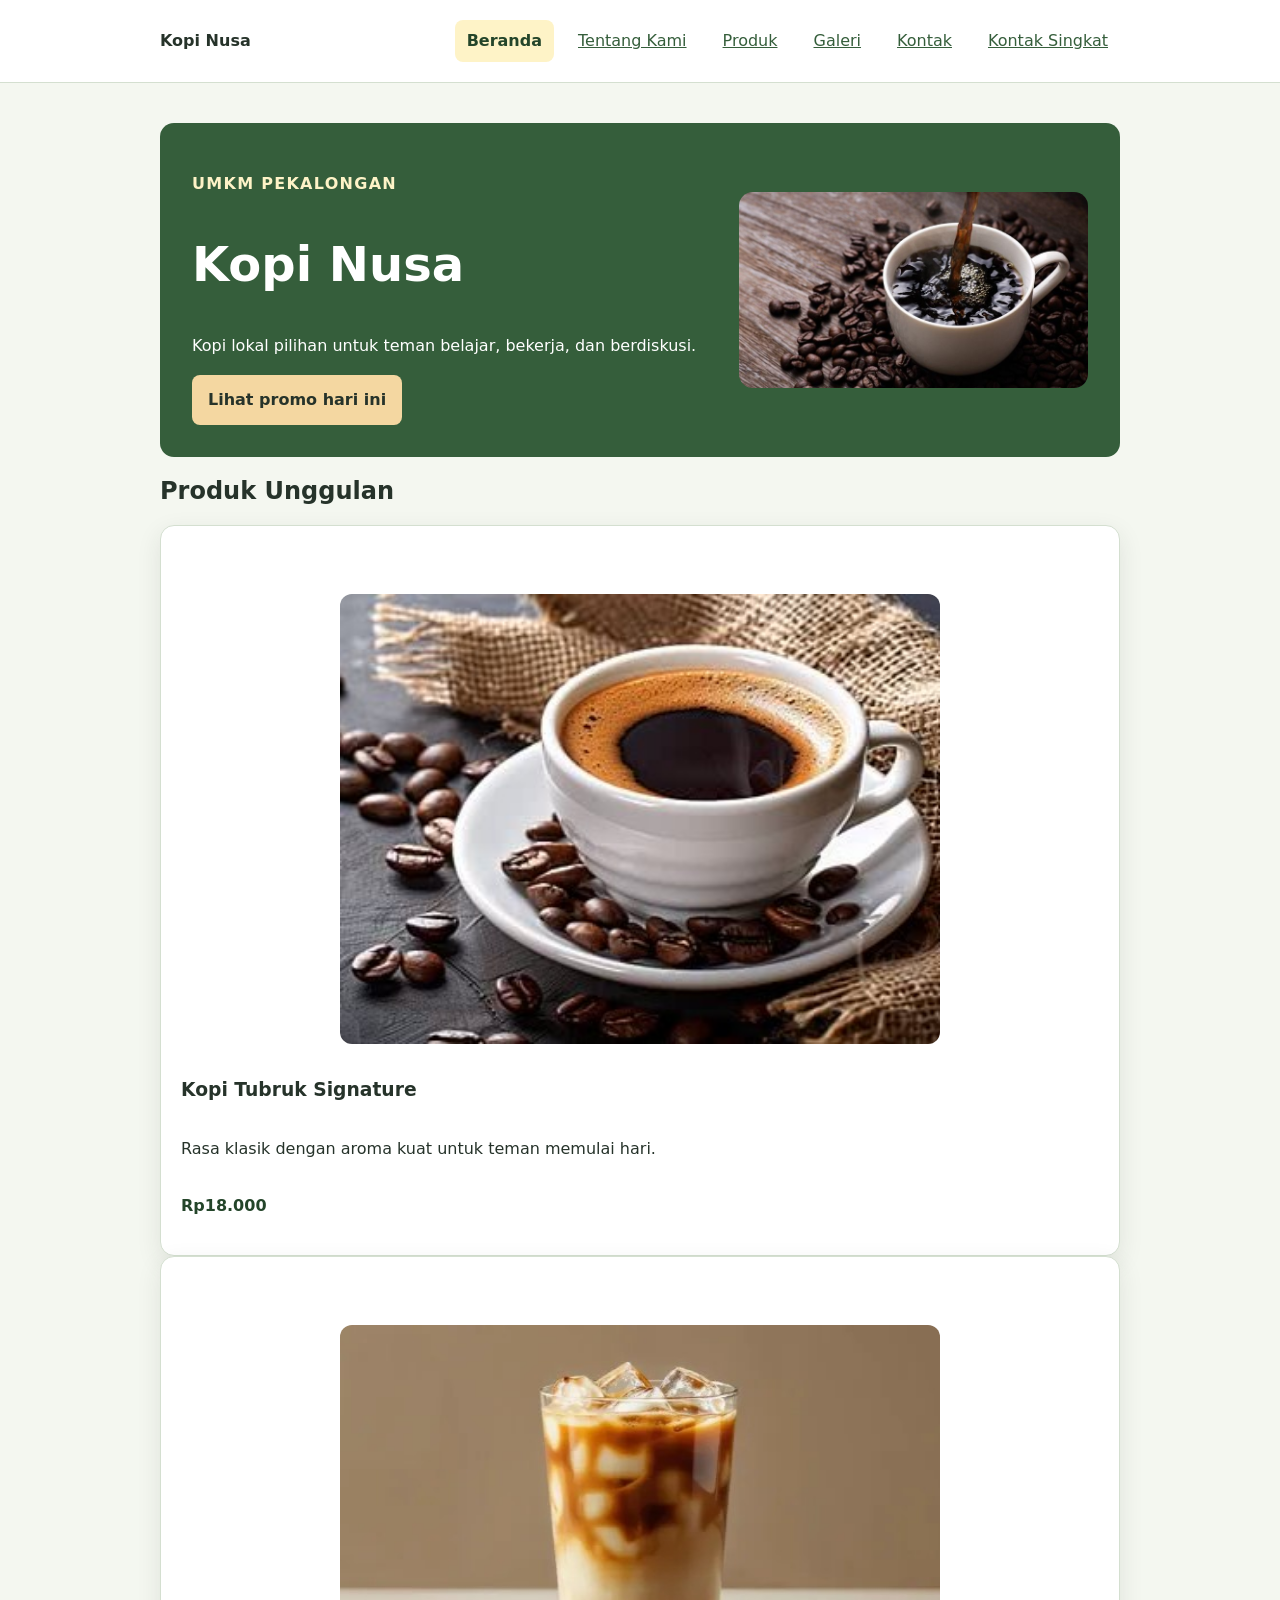
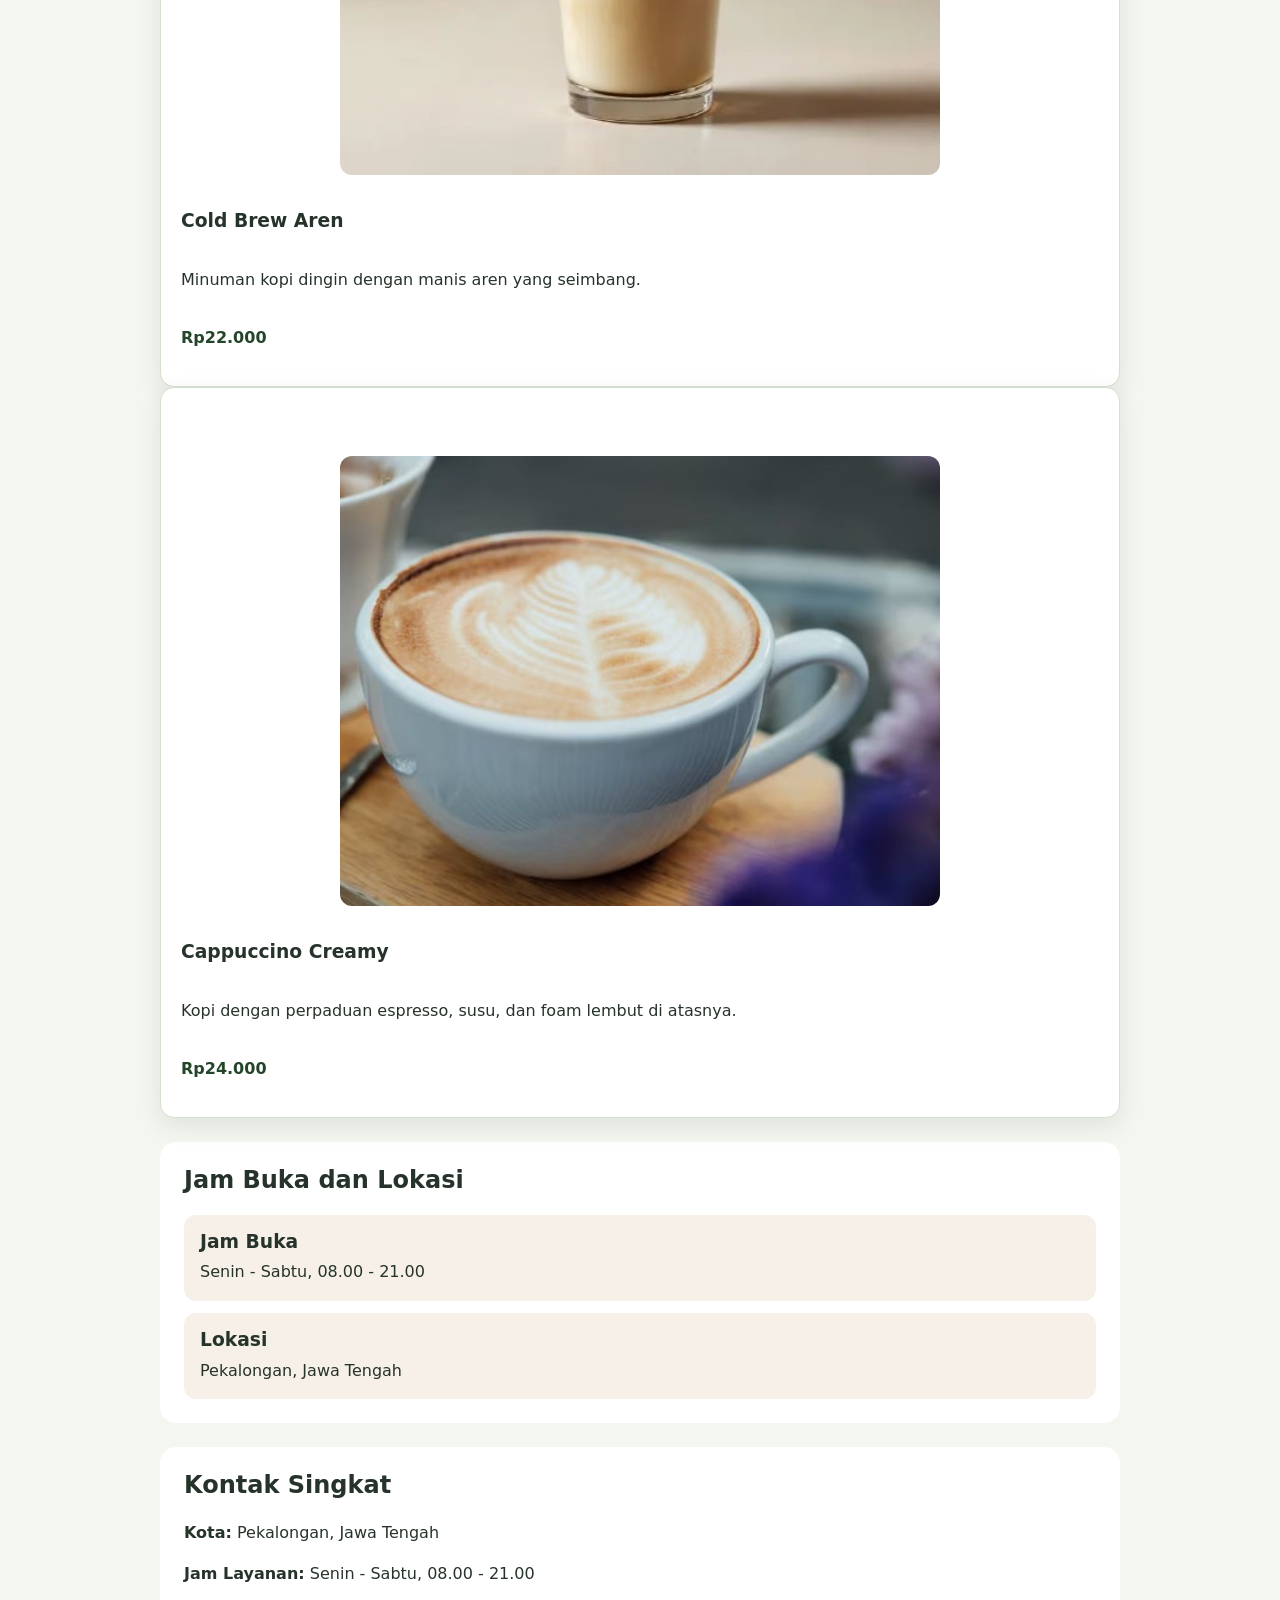
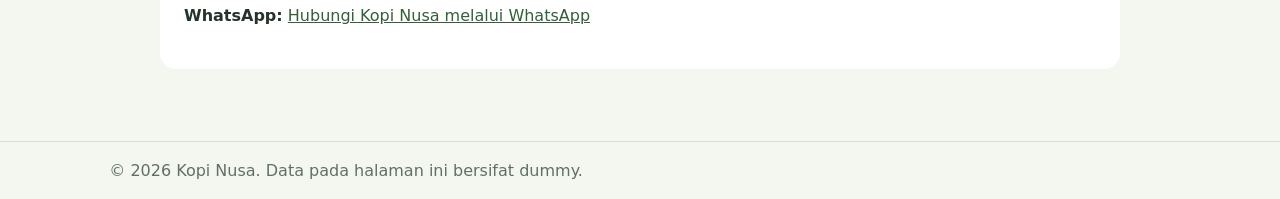
<file: index.html>
<!doctype html>
<html lang="id">
  <head>
    <meta charset="utf-8" />
    <meta name="viewport" content="width=device-width, initial-scale=1" />
    <title>Kopi Nusa - Website UMKM</title>
    <link rel="stylesheet" href="css/style.css" />
    <script src="js/app.js" defer></script>
  </head>

  <body>
    <a class="skip-link" href="#konten">Lewati ke konten utama</a>

    <header class="site-header">
      <nav class="nav" aria-label="Navigasi utama">
        <a class="brand" href="index.html">Kopi Nusa</a>

        <button
          class="nav-toggle"
          id="navToggle"
          type="button"
          aria-label="Buka menu navigasi"
          aria-expanded="false"
          aria-controls="navMenu"
        >
          <span></span>
          <span></span>
          <span></span>
        </button>

        <ul class="nav-menu" id="navMenu">
          <li><a aria-current="page" href="index.html">Beranda</a></li>
          <li><a href="tentang.html">Tentang Kami</a></li>
          <li><a href="produk.html">Produk</a></li>
          <li><a href="galeri.html">Galeri</a></li>
          <li><a href="kontak.html">Kontak</a></li>
          <li><a href="#kontak">Kontak Singkat</a></li>
        </ul>
      </nav>
    </header>

    <main id="konten" class="page">
      <section class="hero" aria-labelledby="hero-title">
       <div class="hero-content">
         <p class="eyebrow">UMKM Pekalongan</p>
         <h1 id="hero-title">Kopi Nusa</h1>
         <p>Kopi lokal pilihan untuk teman belajar, bekerja, dan berdiskusi.</p>
         <button id="promoButton" type="button">Lihat promo hari ini</button>
       </div>

      <img
        class="hero-image"
        src="assets/images/etalase-kopi916.jpeg"
        width="724"
        height="407"
        alt="Etalase Kopi Nusa berisi kemasan kopi lokal"
      />
      </section>


      <section aria-labelledby="produk-title">
        <h2 id="produk-title">Produk Unggulan</h2>

        <div class="product-list">
  <article class="product-card">
  <img
    src="assets/images/tubruk-signature-kopi43.jpg"
    width="347"
    height="260"
    alt="Kopi Tubruk Signature"
  />
  <h3>Kopi Tubruk Signature</h3>
    <p>Rasa klasik dengan aroma kuat untuk teman memulai hari.</p>
    <p class="price">Rp18.000</p>
  </article>

  <article class="product-card">
  <img
    src="assets/images/coldbrew-aren-kopi43.jpg"
    width="533"
    height="400"
    alt="Cold Brew Aren"
  />
  <h3>Cold Brew Aren</h3>
    <p>Minuman kopi dingin dengan manis aren yang seimbang.</p>
    <p class="price">Rp22.000</p>
  </article>

  <article class="product-card">
  <img
    src="assets/images/capcream-kopi43.jpg"
    width="791"
    height="593"
    alt="Cappuccino Creamy"
  />
  <h3>Cappuccino Creamy</h3>
    <p>Kopi dengan perpaduan espresso, susu, dan foam lembut di atasnya.</p>
    <p class="price">Rp24.000</p>
  </article>
</div>
      </section>

      <section class="info" aria-labelledby="info-title">
  <h2 id="info-title">Jam Buka dan Lokasi</h2>

  <div class="info-item">
    <h3>Jam Buka</h3>
    <p>Senin - Sabtu, 08.00 - 21.00</p>
  </div>

  <div class="info-item">
    <h3>Lokasi</h3>
    <p>Pekalongan, Jawa Tengah</p>
  </div>
</section>
          
<section class="info" id="kontak" aria-labelledby="kontak-title">
  <h2 id="kontak-title">Kontak Singkat</h2>

  <p><strong>Kota:</strong> Pekalongan, Jawa Tengah</p>
  <p><strong>Jam Layanan:</strong> Senin - Sabtu, 08.00 - 21.00</p>
  <p>
    <strong>WhatsApp:</strong>
    <a href="https://wa.me/6282313833193">
      Hubungi Kopi Nusa melalui WhatsApp
    </a>
  </p>
      </section>
    </main>

    <footer class="site-footer">
      <p>&copy; 2026 Kopi Nusa. Data pada halaman ini bersifat dummy.</p>
    </footer>

    <script src="js/script.js"></script>
  </body>
</html>
</file>
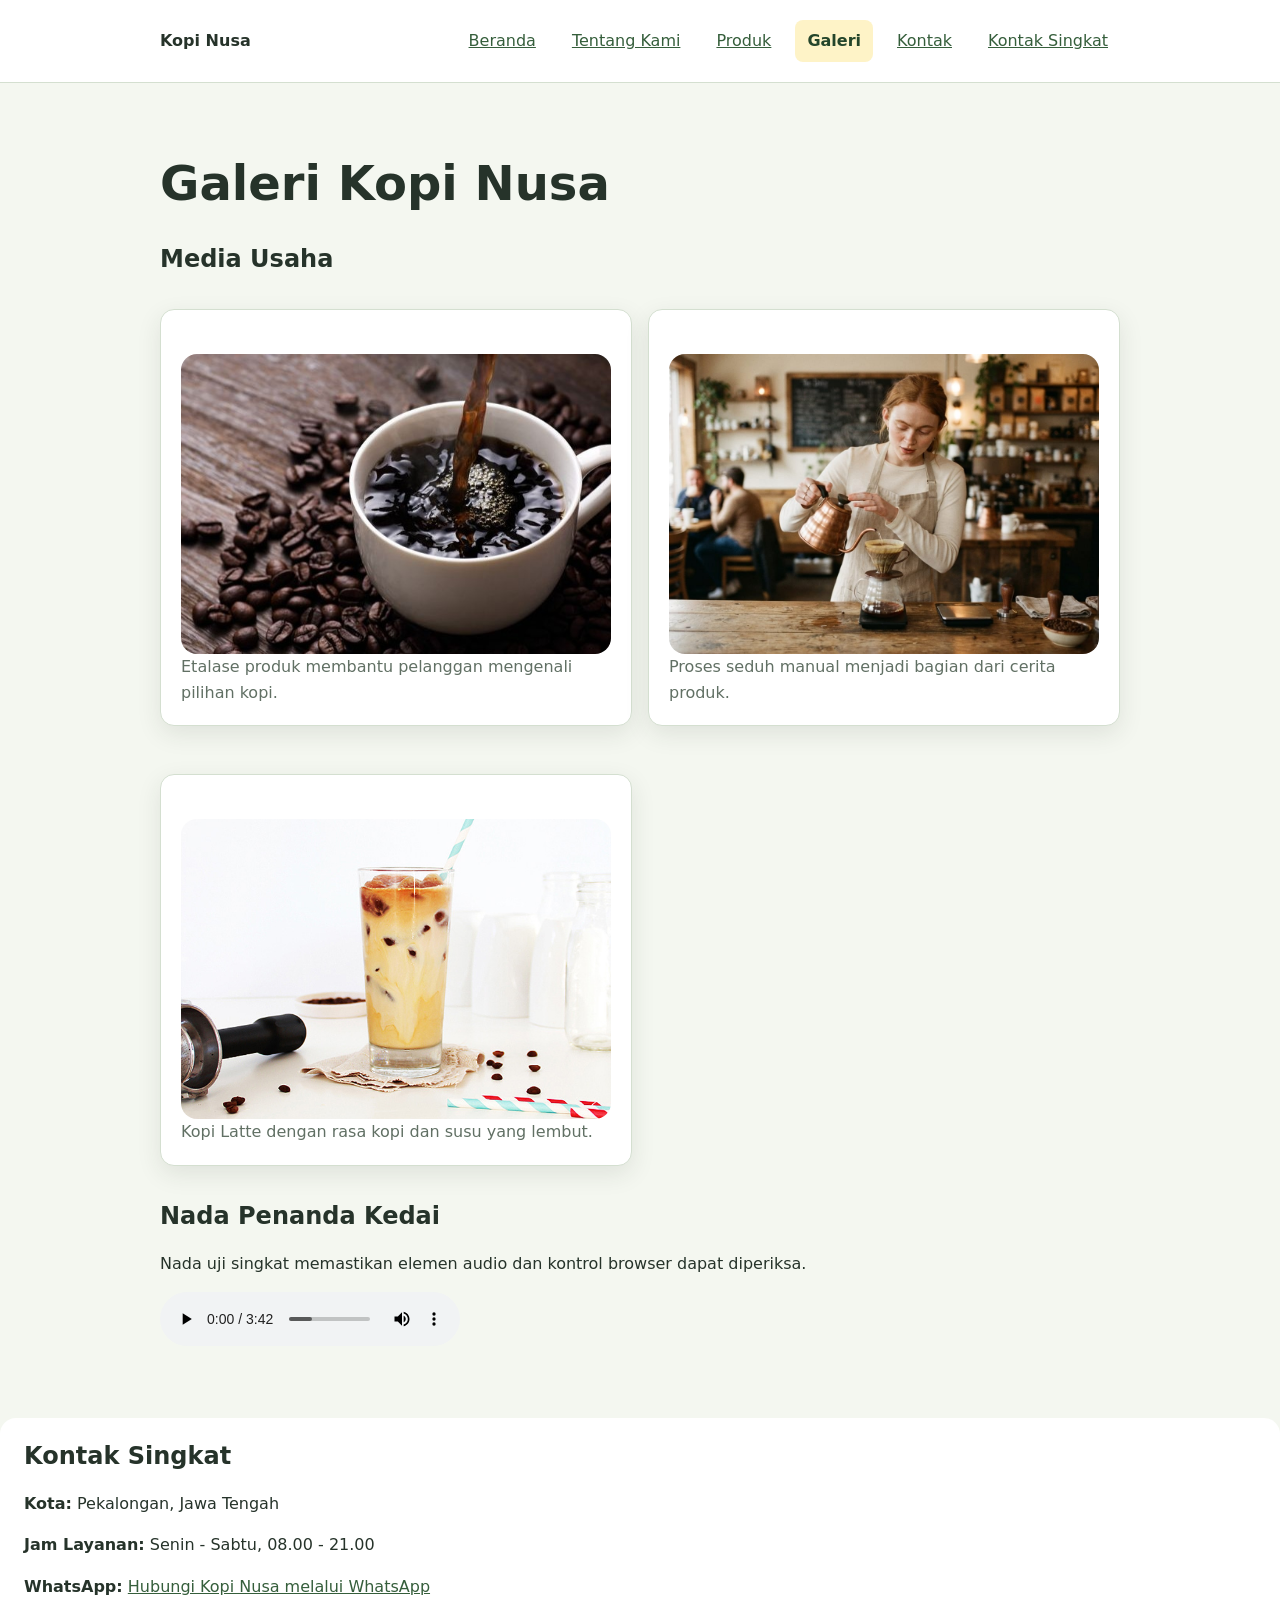
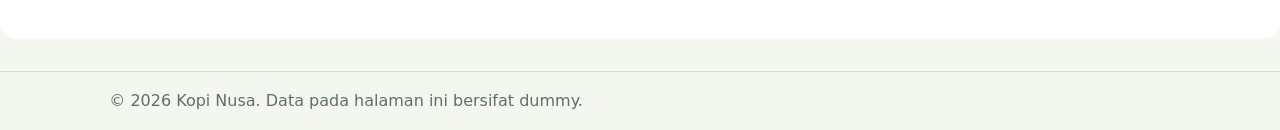
<file: galeri.html>
<!doctype html>
<html lang="id">
  <head>
    <meta charset="utf-8" />
    <meta name="viewport" content="width=device-width, initial-scale=1" />
    <title>Galeri Kopi Nusa - Website UMKM</title>
    <link rel="stylesheet" href="css/style.css" />
    <script src="js/app.js" defer></script>
  </head>

  <body>
    <a class="skip-link" href="#konten">Lewati ke konten utama</a>

    <header class="site-header">      
      <nav class="nav" aria-label="Navigasi utama">
        <a class="brand" href="index.html">Kopi Nusa</a>

        <button
          class="nav-toggle"
          id="navToggle"
          type="button"
          aria-label="Buka menu navigasi"
          aria-expanded="false"
          aria-controls="navMenu"
        >
          <span></span>
          <span></span>
          <span></span>
        </button>

        <ul class="nav-menu" id="navMenu">
          <li><a href="index.html">Beranda</a></li>
          <li><a href="tentang.html">Tentang Kami</a></li>
          <li><a href="produk.html">Produk</a></li>
          <li><a aria-current="page" href="galeri.html">Galeri</a></li>
          <li><a href="kontak.html">Kontak</a></li>
          <li><a href="index.html#kontak">Kontak Singkat</a></li>
        </ul>
      </nav>
    </header>

    <main id="konten" class="page">
      <h1>Galeri Kopi Nusa</h1>

      <section aria-labelledby="media-title">
        <h2 id="media-title">Media Usaha</h2>

        <div class="gallery-grid">
          <figure class="media-card">
            <img
              src="assets/images/etalase-kopi916.jpeg"
                width="724"
                height="407"
                loading="lazy"
              alt="Etalase Kopi Nusa berisi kemasan kopi lokal"
            />
            <figcaption>
              Etalase produk membantu pelanggan mengenali pilihan kopi.
            </figcaption>
          </figure>

          <figure class="media-card">
            <img
            src="assets/images/proses-seduh.jpeg"
              width="1376"
              height="768"
              loading="lazy"
            alt="Barista menuang air panas ke dripper kopi"
            />
            <figcaption>
              Proses seduh manual menjadi bagian dari cerita produk.
            </figcaption>
          </figure>

          <figure class="media-card">
          <img
            src="assets/images/kopi-latte.jpg"
              width="689"
              height="551"
              loading="lazy"
            alt="Kopi latte dalam botol"
            />
            <figcaption>
            Kopi Latte dengan rasa kopi dan susu yang lembut.
          </figcaption>
          </figure>
        </div>
      </section>

            <section aria-labelledby="audio-title">
        <h2 id="audio-title">Nada Penanda Kedai</h2>

        <p id="audio-note">
          Nada uji singkat memastikan elemen audio dan kontrol browser dapat diperiksa.
        </p>

        <audio
        controls
         aria-describedby="audio-note"
         src="assets/audio/audio-kopi.mp3"
        >
        Browser Anda tidak mendukung pemutar audio.
        </audio>
      </section>
    </main>

    <section class="info" id="kontak" aria-labelledby="kontak-title">
  <h2 id="kontak-title">Kontak Singkat</h2>

  <p><strong>Kota:</strong> Pekalongan, Jawa Tengah</p>
  <p><strong>Jam Layanan:</strong> Senin - Sabtu, 08.00 - 21.00</p>
  <p>
    <strong>WhatsApp:</strong>
    <a href="https://wa.me/6281234567890">
      Hubungi Kopi Nusa melalui WhatsApp
    </a>
  </p>
</section>

    <footer class="site-footer">
      <p>&copy; 2026 Kopi Nusa. Data pada halaman ini bersifat dummy.</p>
    </footer>
    <script src="js/script.js"></script>
  </body>
</html>
</file>
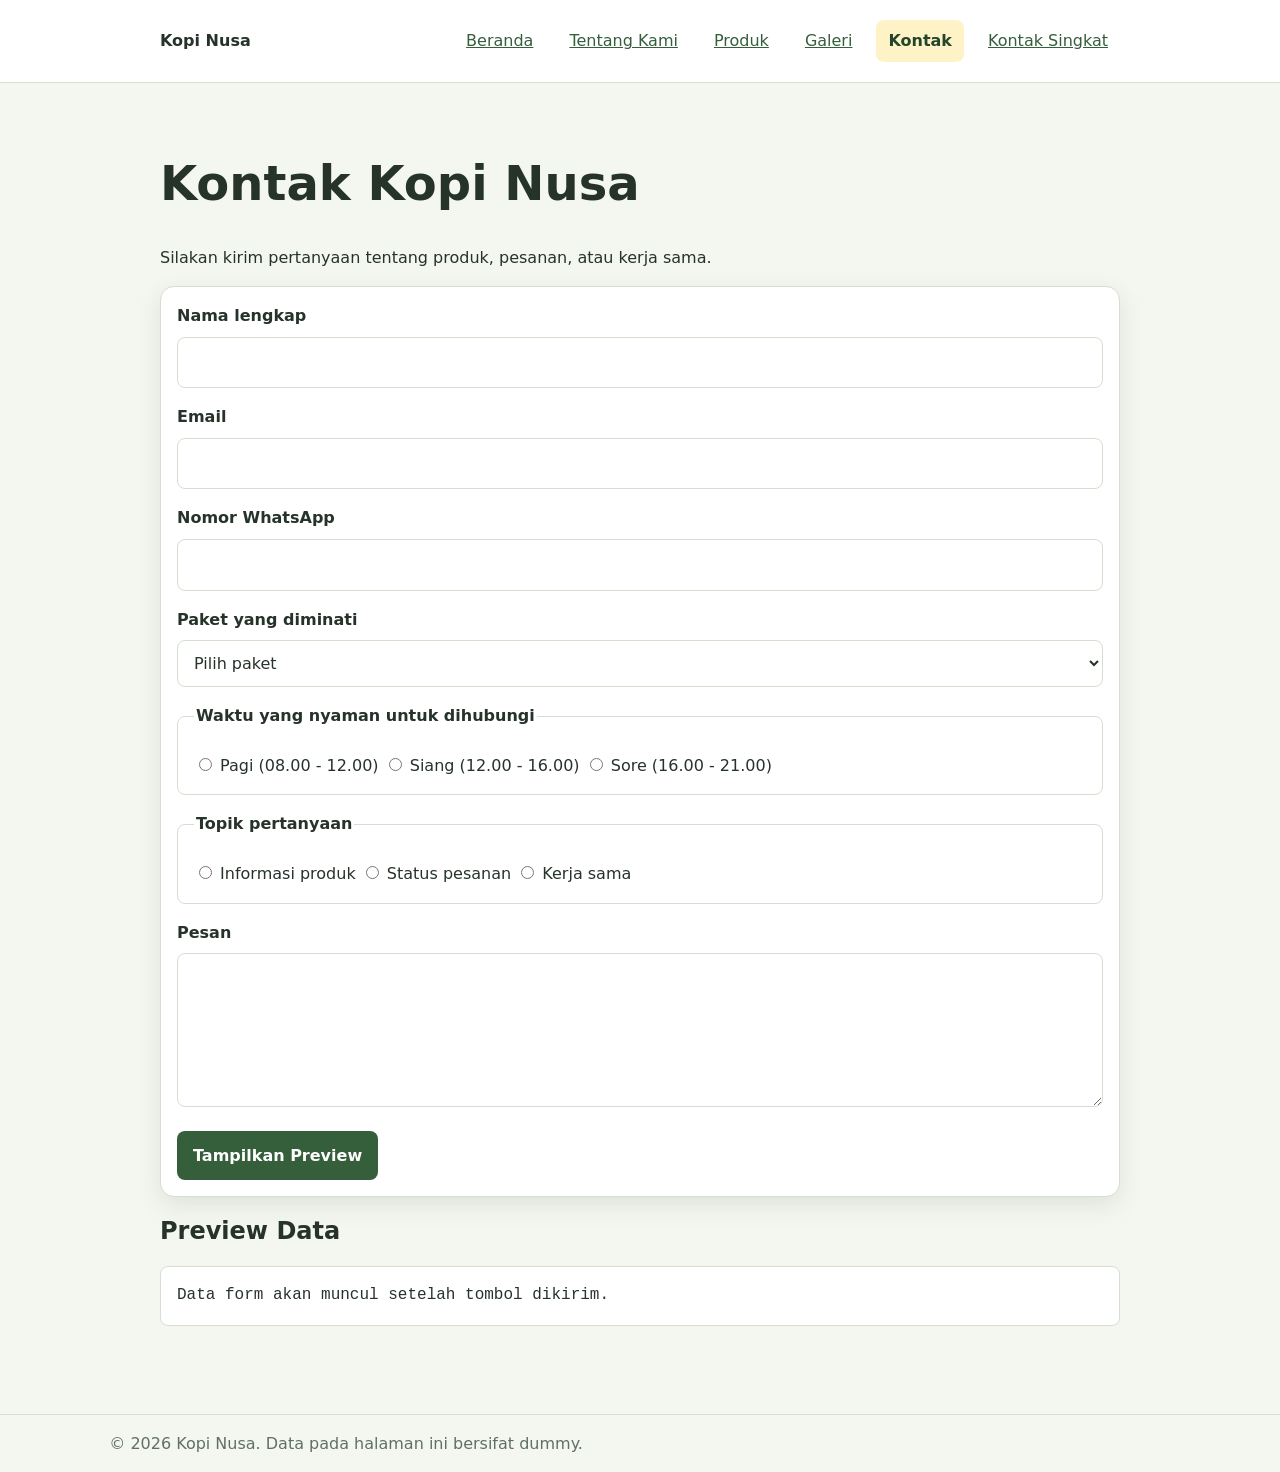
<file: kontak.html>
<!doctype html>
<html lang="id">
  <head>
    <meta charset="utf-8" />
    <meta name="viewport" content="width=device-width, initial-scale=1" />
    <title>Kontak Kopi Nusa - Website UMKM</title>
    <link rel="stylesheet" href="css/style.css" />
    <script src="js/form.js" defer></script>
    <script src="js/app.js" defer></script>
  </head>
  <body>
    <a class="skip-link" href="#konten">Lewati ke konten utama</a>
    <header class="site-header">     
      <nav class="nav" aria-label="Navigasi utama">
        <a class="brand" href="index.html">Kopi Nusa</a>

        <button
          class="nav-toggle"
          id="navToggle"
          type="button"
          aria-label="Buka menu navigasi"
          aria-expanded="false"
          aria-controls="navMenu"
        >
          <span></span>
          <span></span>
          <span></span>
        </button>

        <ul class="nav-menu" id="navMenu">
          <li><a href="index.html">Beranda</a></li>
          <li><a href="tentang.html">Tentang Kami</a></li>
          <li><a href="produk.html">Produk</a></li>
          <li><a href="galeri.html">Galeri</a></li>
          <li><a aria-current="page" href="kontak.html">Kontak</a></li>
          <li><a href="index.html#kontak">Kontak Singkat</a></li>
        </ul>
      </nav>
    </header>

    <main id="konten" class="page">
      <h1>Kontak Kopi Nusa</h1>
      <p>Silakan kirim pertanyaan tentang produk, pesanan, atau kerja sama.</p>

      <form id="form-kontak" action="#" method="post">
        <div class="field">
          <label for="nama">Nama lengkap</label>
          <input id="nama" name="nama" type="text" autocomplete="name" required minlength="3" />
        </div>

        <div class="field">
          <label for="email">Email</label>
          <input id="email" name="email" type="email" autocomplete="email" required />
        </div>
        
        <div class="field">
         <label for="whatsapp">Nomor WhatsApp</label>
         <input id="whatsapp" name="whatsapp" type="tel" autocomplete="tel" required />
        </div>

        <div class="field">
          <label for="paket">Paket yang diminati</label>
          <select id="paket" name="paket" required>
            <option value="">Pilih paket</option>
            <option value="rumahan">Paket rumahan</option>
            <option value="kantor">Paket kantor</option>
            <option value="reseller">Paket reseller</option>
          </select>
        </div>

        <fieldset>
         <legend>Waktu yang nyaman untuk dihubungi</legend>

        <label>
         <input type="radio" name="waktu" value="pagi" required />
         Pagi (08.00 - 12.00)
        </label>

        <label>
         <input type="radio" name="waktu" value="siang" />
         Siang (12.00 - 16.00)
        </label>

        <label>
         <input type="radio" name="waktu" value="sore" />
         Sore (16.00 - 21.00)
        </label>
       </fieldset>

        <fieldset>
         <legend>Topik pertanyaan</legend>
         <label><input type="radio" name="topik" value="produk" required /> Informasi produk</label>
         <label><input type="radio" name="topik" value="pesanan" /> Status pesanan</label>
         <label><input type="radio" name="topik" value="kerja-sama" /> Kerja sama</label>
        </fieldset>

        <div class="field">
         <label for="pesan">Pesan</label>
         <textarea id="pesan" name="pesan" rows="5" required minlength="10"></textarea>
        </div>

        <button type="submit">Tampilkan Preview</button>
      </form>

      <section aria-labelledby="preview-title">
        <h2 id="preview-title">Preview Data</h2>
        <pre id="preview-form" aria-live="polite">Data form akan muncul setelah tombol dikirim.</pre>
      </section>
    </main>

    <footer class="site-footer">
      <p>&copy; 2026 Kopi Nusa. Data pada halaman ini bersifat dummy.</p>
    </footer>
    <script src="js/script.js"></script>
  </body>
</html>
</file>
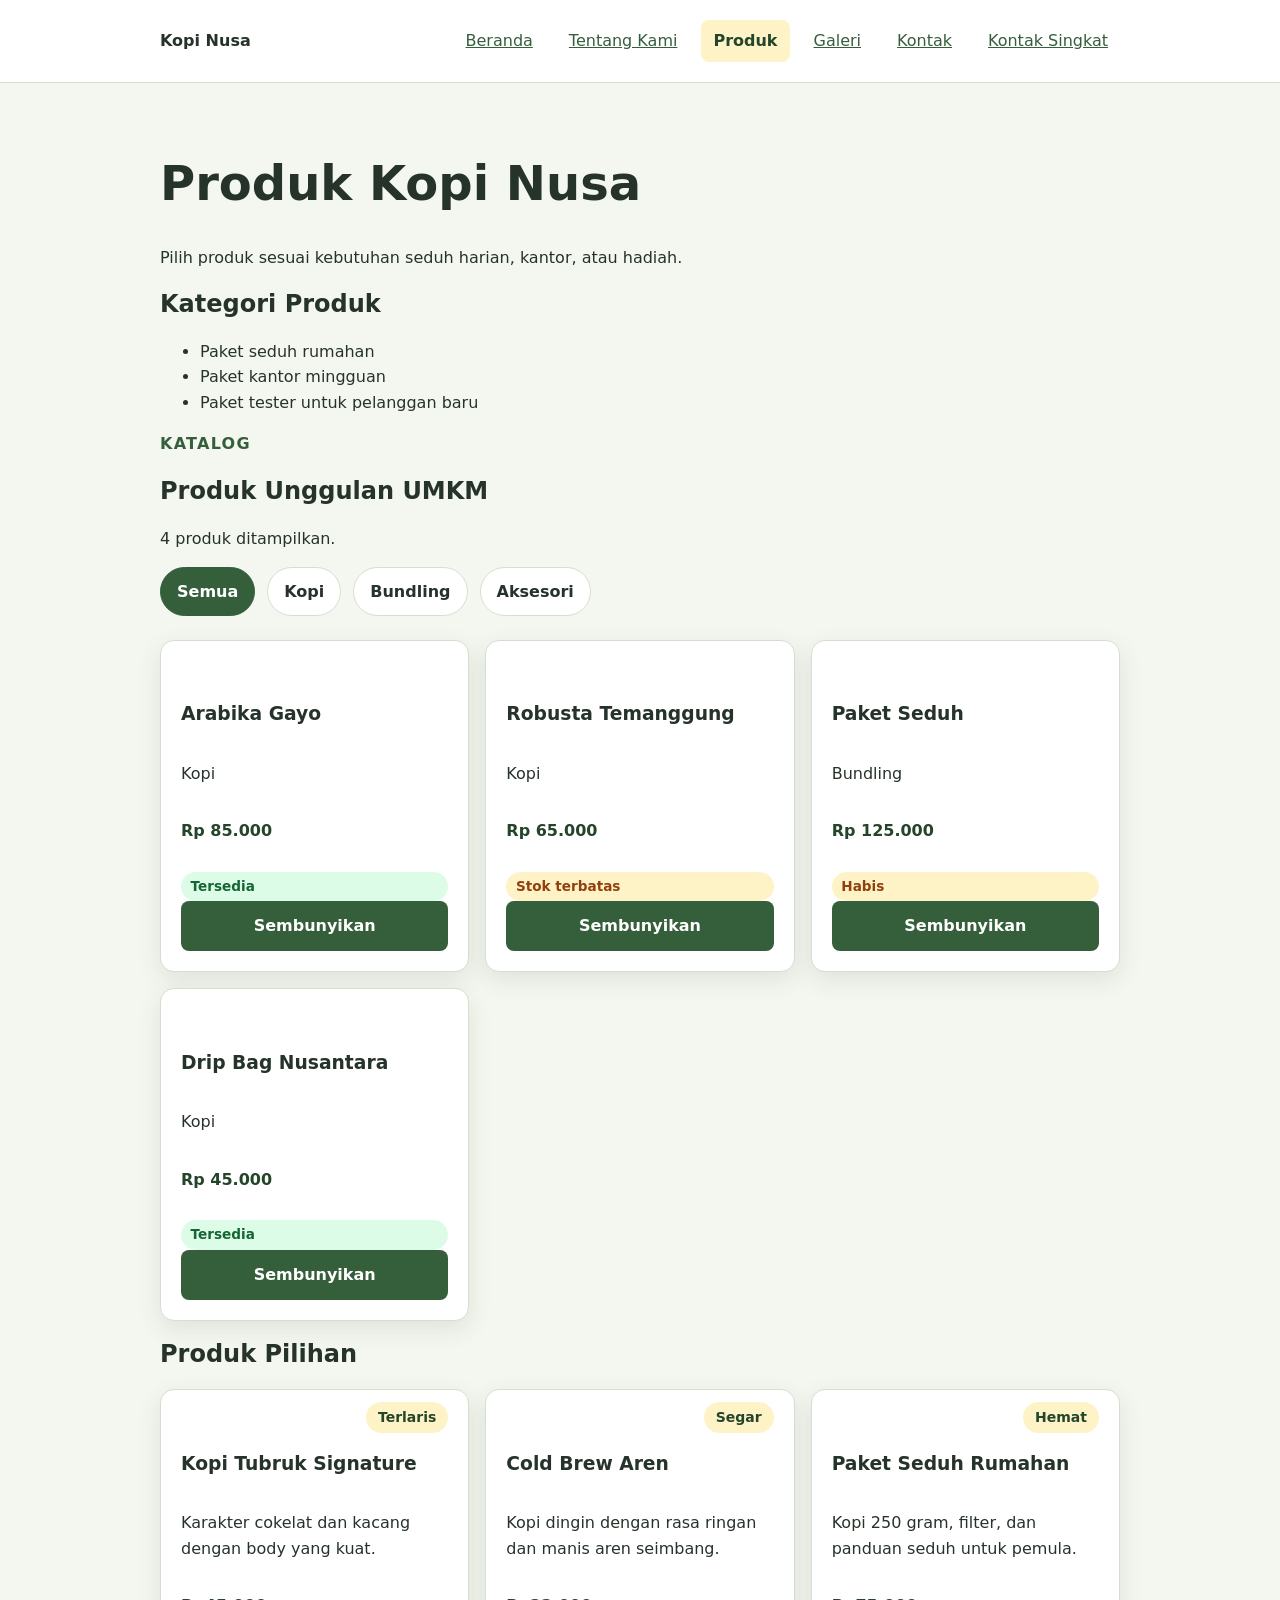
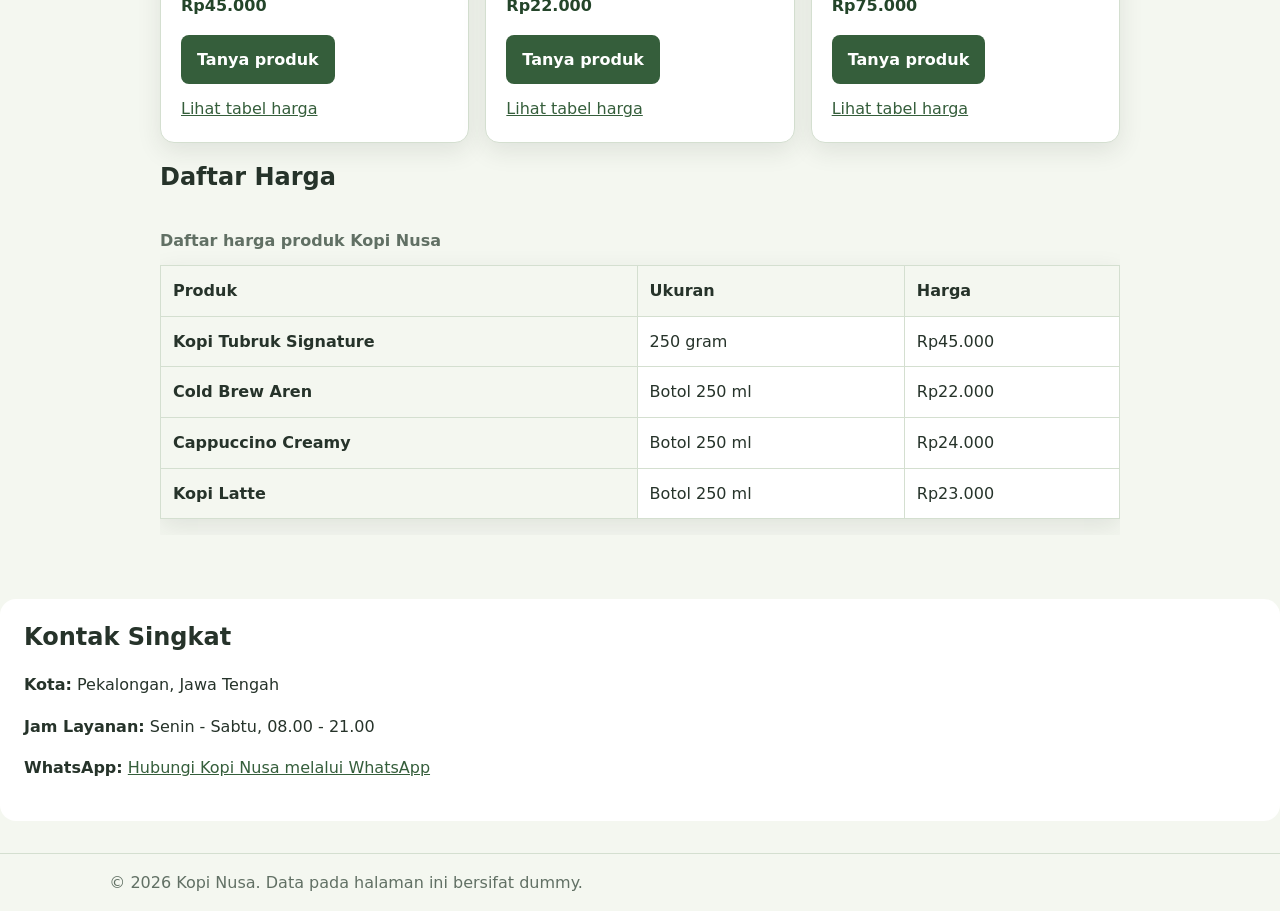
<file: produk.html>
<!doctype html>
<html lang="id">
  <head>
    <meta charset="utf-8" />
    <meta name="viewport" content="width=device-width, initial-scale=1" />
    <title>Produk Kopi Nusa - Website UMKM</title>
    <link rel="stylesheet" href="css/style.css" />
    <script src="js/app.js" defer></script>
  </head>

  <body>
    <a class="skip-link" href="#konten">Lewati ke konten utama</a>

    <header class="site-header">      
      <nav class="nav" aria-label="Navigasi utama">
        <a class="brand" href="index.html">Kopi Nusa</a>

        <button
          class="nav-toggle"
          id="navToggle"
          type="button"
          aria-label="Buka menu navigasi"
          aria-expanded="false"
          aria-controls="navMenu"
        >
          <span></span>
          <span></span>
          <span></span>
        </button>

        <ul class="nav-menu" id="navMenu">
          <li><a href="index.html">Beranda</a></li>
          <li><a href="tentang.html">Tentang Kami</a></li>
          <li><a aria-current="page" href="produk.html">Produk</a></li>
          <li><a href="galeri.html">Galeri</a></li>
          <li><a href="kontak.html">Kontak</a></li>
          <li><a href="index.html#kontak">Kontak Singkat</a></li>
        </ul>
      </nav>
    </header>

    <main id="konten" class="page">
  <h1>Produk Kopi Nusa</h1>

  <p>
    Pilih produk sesuai kebutuhan seduh harian, kantor, atau hadiah.
  </p>

  <section aria-labelledby="kategori-title">
    <h2 id="kategori-title">Kategori Produk</h2>
    <ul>
      <li>Paket seduh rumahan</li>
      <li>Paket kantor mingguan</li>
      <li>Paket tester untuk pelanggan baru</li>
    </ul>
  </section>

  <section class="product-section" aria-labelledby="produk-title">
    <div class="section-heading">
      <p class="eyebrow">Katalog</p>
      <h2 id="produk-title">Produk Unggulan UMKM</h2>
      <p id="produk-status" class="produk-status">Produk belum dimuat.</p>
    </div>

    <div class="filter-bar" aria-label="Filter kategori produk">
      <button type="button" class="filter-button is-active" data-filter="Semua">Semua</button>
      <button type="button" class="filter-button" data-filter="Kopi">Kopi</button>
      <button type="button" class="filter-button" data-filter="Bundling">Bundling</button>
      <button type="button" class="filter-button" data-filter="Aksesori">Aksesori</button>
    </div>

    <div id="produk-grid" class="product-grid" aria-live="polite"></div>
  </section>

  <section aria-labelledby="produk-pilihan-title">
    <h2 id="produk-pilihan-title">Produk Pilihan</h2>

    <div class="product-grid">
      <article class="product-card">
        <span class="product-badge">Terlaris</span>
        <h3>Kopi Tubruk Signature</h3>
        <p>Karakter cokelat dan kacang dengan body yang kuat.</p>
        <p class="price">Rp45.000</p>
        <div class="card-actions">
          <a class="button" href="kontak.html">Tanya produk</a>
          <a href="#harga-title">Lihat tabel harga</a>
        </div>
      </article>

      <article class="product-card">
        <span class="product-badge">Segar</span>
        <h3>Cold Brew Aren</h3>
        <p>Kopi dingin dengan rasa ringan dan manis aren seimbang.</p>
        <p class="price">Rp22.000</p>
        <div class="card-actions">
          <a class="button" href="kontak.html">Tanya produk</a>
          <a href="#harga-title">Lihat tabel harga</a>
        </div>
      </article>

      <article class="product-card">
        <span class="product-badge">Hemat</span>
        <h3>Paket Seduh Rumahan</h3>
        <p>Kopi 250 gram, filter, dan panduan seduh untuk pemula.</p>
        <p class="price">Rp75.000</p>
        <div class="card-actions">
          <a class="button" href="kontak.html">Tanya produk</a>
          <a href="#harga-title">Lihat tabel harga</a>
        </div>
      </article>
    </div>
  </section>

    <section aria-labelledby="harga-title">
     <h2 id="harga-title">Daftar Harga</h2>

    <div
      class="table-scroll"
      role="region"
      aria-labelledby="daftar-harga-caption"
      tabindex="0"
    >
      <table>
        <caption id="daftar-harga-caption">
          Daftar harga produk Kopi Nusa
        </caption>

        <thead>
          <tr>
            <th scope="col">Produk</th>
            <th scope="col">Ukuran</th>
            <th scope="col">Harga</th>
          </tr>
        </thead>

        <tbody>
          <tr>
            <th scope="row">Kopi Tubruk Signature</th>
            <td>250 gram</td>
            <td>Rp45.000</td>
          </tr>

          <tr>
            <th scope="row">Cold Brew Aren</th>
            <td>Botol 250 ml</td>
            <td>Rp22.000</td>
          </tr>

          <tr>
            <th scope="row">Cappuccino Creamy</th>
            <td>Botol 250 ml</td>
            <td>Rp24.000</td>
          </tr>

          <tr>
            <th scope="row">Kopi Latte</th>
            <td>Botol 250 ml</td>
            <td>Rp23.000</td>
          </tr>
        </tbody>
      </table>
    </div>
  </section>
</main>

    <section class="info" id="kontak" aria-labelledby="kontak-title">
  <h2 id="kontak-title">Kontak Singkat</h2>

  <p><strong>Kota:</strong> Pekalongan, Jawa Tengah</p>
  <p><strong>Jam Layanan:</strong> Senin - Sabtu, 08.00 - 21.00</p>
  <p>
    <strong>WhatsApp:</strong>
    <a href="https://wa.me/6281234567890">
      Hubungi Kopi Nusa melalui WhatsApp
    </a>
  </p>
</section>

    <footer class="site-footer">
      <p>&copy; 2026 Kopi Nusa. Data pada halaman ini bersifat dummy.</p>
    </footer>
    <script src="js/script.js"></script>
  </body>
</html>
</file>
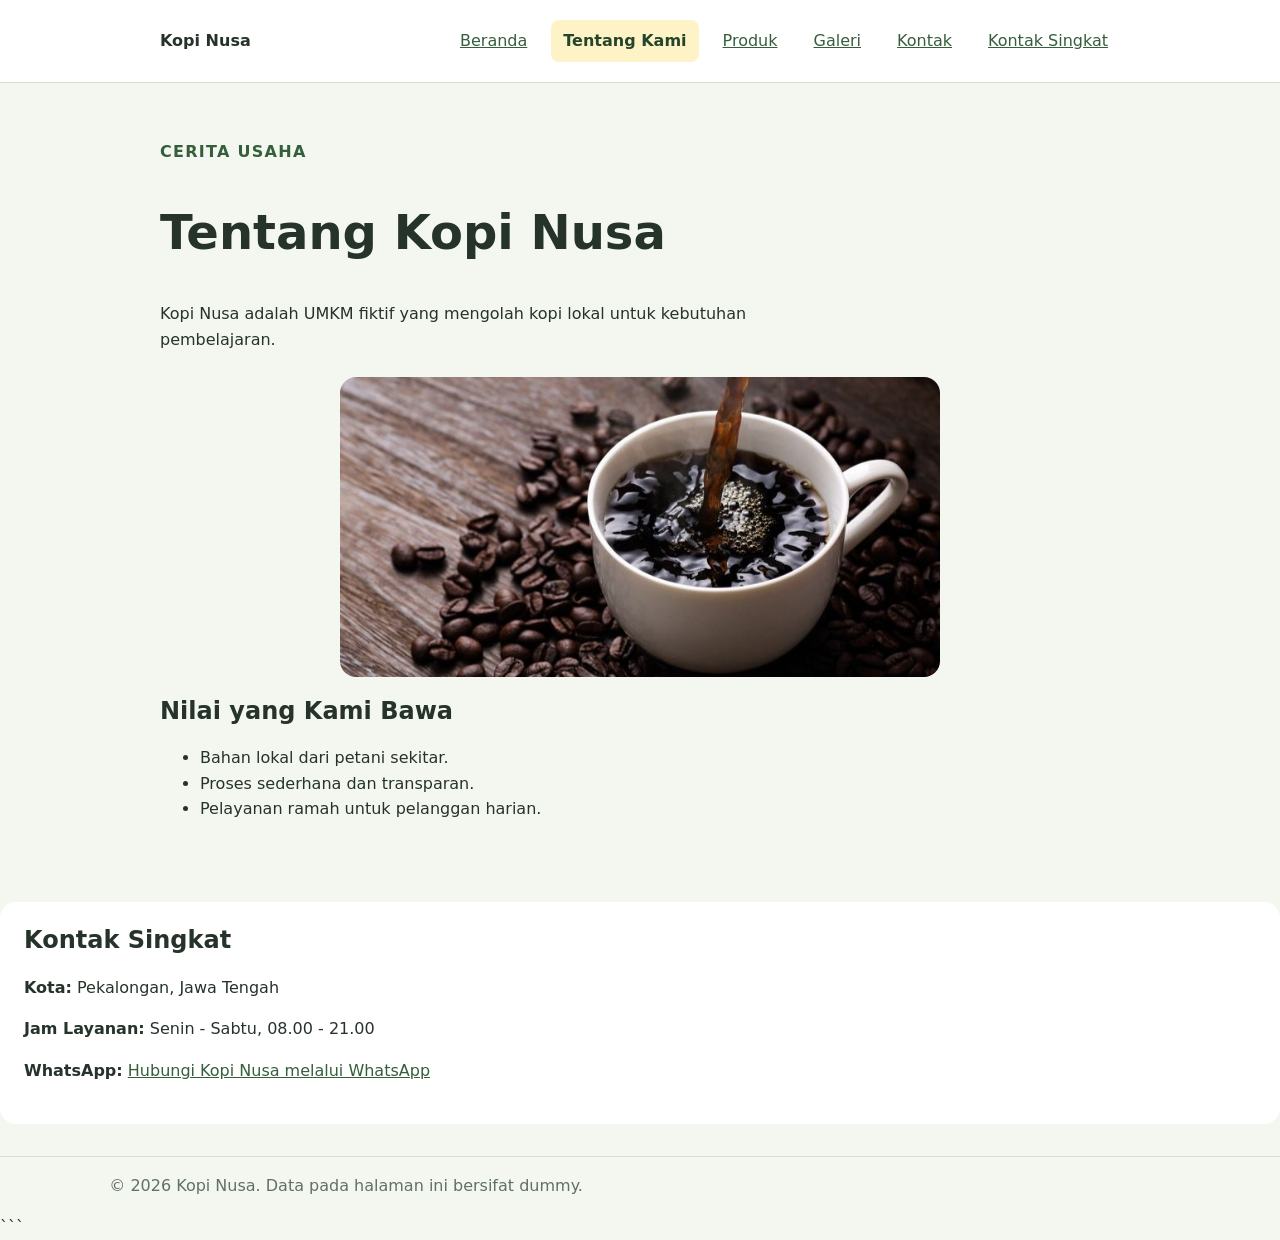
<file: tentang.html>
<!doctype html>
<html lang="id">
  <head>
    <meta charset="utf-8" />
    <meta name="viewport" content="width=device-width, initial-scale=1" />
    <title>Tentang Kopi Nusa - Website UMKM</title>
    <link rel="stylesheet" href="css/style.css" />
    <script src="js/app.js" defer></script>
  </head>

  <body>
    <a class="skip-link" href="#konten">Lewati ke konten utama</a>

    <header class="site-header">
      <nav class="nav" aria-label="Navigasi utama">
        <a class="brand" href="index.html">Kopi Nusa</a>

        <button
          class="nav-toggle"
          id="navToggle"
          type="button"
          aria-label="Buka menu navigasi"
          aria-expanded="false"
          aria-controls="navMenu"
        >
          <span></span>
          <span></span>
          <span></span>
        </button>

        <ul class="nav-menu" id="navMenu">
          <li><a href="index.html">Beranda</a></li>
          <li><a aria-current="page" href="tentang.html">Tentang Kami</a></li>
          <li><a href="produk.html">Produk</a></li>
          <li><a href="galeri.html">Galeri</a></li>
          <li><a href="kontak.html">Kontak</a></li>
          <li><a href="index.html#kontak">Kontak Singkat</a></li>
        </ul>
      </nav>
    </header>

    <main id="konten" class="page">
      <section aria-labelledby="tentang-title">
        <p class="eyebrow">Cerita Usaha</p>
        <h1 id="tentang-title">Tentang Kopi Nusa</h1>

        <p>
          Kopi Nusa adalah UMKM fiktif yang mengolah kopi lokal untuk kebutuhan
          pembelajaran.
        </p>

        <img
          src="assets/images/etalase-kopi916.jpeg"
          width="724"
          height="407"
          loading="lazy"
          alt="Etalase Kopi Nusa berisi berbagai produk kopi"
        />
      </section>

      <section aria-labelledby="nilai-title">
        <h2 id="nilai-title">Nilai yang Kami Bawa</h2>

        <ul>
          <li>Bahan lokal dari petani sekitar.</li>
          <li>Proses sederhana dan transparan.</li>
          <li>Pelayanan ramah untuk pelanggan harian.</li>
        </ul>
      </section>
    </main>

  <section class="info" id="kontak" aria-labelledby="kontak-title">
  <h2 id="kontak-title">Kontak Singkat</h2>

  <p><strong>Kota:</strong> Pekalongan, Jawa Tengah</p>
  <p><strong>Jam Layanan:</strong> Senin - Sabtu, 08.00 - 21.00</p>
  <p>
    <strong>WhatsApp:</strong>
    <a href="https://wa.me/6281234567890">
      Hubungi Kopi Nusa melalui WhatsApp
    </a>
  </p>
</section>

    <footer class="site-footer">
      <p>&copy; 2026 Kopi Nusa. Data pada halaman ini bersifat dummy.</p>
    </footer>
    <script src="js/script.js"></script>
  </body>
</html>
```
</file>
<file: css/style.css>
:root {
  --color-primary: #355e3b;
  --color-primary-strong: #24452a;
  --color-text: #26332a;
  --color-muted: #617064;
  --color-surface: #ffffff;
  --color-surface-soft: #f4f7f0;
  --color-border: #d4dfd0;
  --color-focus: #1d4ed8;
  --color-accent: #f4d7a1;

  --space-1: 0.5rem;
  --space-2: 0.75rem;
  --space-3: 1rem;
  --space-4: 1.5rem;
  --space-5: 2rem;

  --space-section: 2.5rem;
  --space-card: 1.25rem;

  --radius-sm: 0.5rem;
  --radius-md: 0.875rem;
  --shadow-card: 0 0.5rem 1.5rem rgb(38 51 42 / 0.1);
}

*,
*::before,
*::after {
  box-sizing: border-box;
}

html {
  color-scheme: light;
}

body {
  margin: 0;
  color: var(--color-text);
  background: var(--color-surface-soft);
  font-family: system-ui, -apple-system, BlinkMacSystemFont, "Segoe UI", sans-serif;
  font-size: 1rem;
  line-height: 1.6;
}

.hero {
  display: grid;
  grid-template-columns: 1fr;
  gap: var(--space-4);
  align-items: center;
  padding: var(--space-5);
  color: var(--color-surface);
  background: var(--color-primary);
  border-radius: var(--radius-md);
}

.eyebrow {
  color: var(--color-primary);
  font-weight: 800;
  letter-spacing: 0.08em;
  text-transform: uppercase;
}

h1,
h2,
h3 {
  line-height: 1.2;
  text-wrap: balance;
}

h1 {
  font-size: clamp(2rem, 6vw, 3rem);
}

p,
li {
  max-width: 68ch;
}

.hero .eyebrow {
  color: #fef3c7;
}

.price {
  color: var(--color-primary-strong);
  font-weight: 800;
}

.products {
  padding-left: 1.2rem;
}

.button,
button {
  display: inline-block;
  padding: var(--space-2) var(--space-3);
  color: var(--color-surface);
  font: inherit;
  font-weight: 700;
  text-decoration: none;
  cursor: pointer;
  background: var(--color-primary);
  border: 0;
  border-radius: var(--radius-sm);
}

.button:hover,
button:hover {
  color: var(--color-surface);
  background: var(--color-primary-strong);
}

.hero button {
  color: var(--color-text);
  background: var(--color-accent);
}

.hero button:hover {
  color: var(--color-text);
  background: #e9c783;
}

.info {
  margin-top: 24px;
  padding: 24px;
  background: white;
  border-radius: 16px;
}

a {
  color: var(--color-primary);
}

a:hover {
  color: var(--color-primary-strong);
}

.skip-link {
  position: absolute;
  top: -5rem;
  left: var(--space-3);
  padding: var(--space-2) var(--space-3);
  color: var(--color-surface);
  background: var(--color-text);
}

.skip-link:focus {
  top: var(--space-3);
}

.site-header {
  padding: var(--space-3) var(--space-4);
  background: var(--color-surface);
  border-bottom: 1px solid var(--color-border);
}

.nav,
.page {
  width: min(100% - 2rem, 60rem);
  margin-inline: auto;
}

.page {
  padding-block: var(--space-section);
}

.nav {
  display: flex;
  flex-direction: column;
  gap: var(--space-3);
  align-items: flex-start;
}

.brand {
  display: inline-block;
  margin-bottom: 0;
  color: var(--color-text);
  font-weight: 800;
  text-decoration: none;
}

.nav ul {
  display: flex;
  flex-direction: column;
  gap: var(--space-2);
  flex-wrap: wrap;
  padding: 0;
  margin: 0;
  list-style: none;
}

.nav li {
  margin: 0;
}

.nav a[aria-current="page"] {
  padding: var(--space-1) var(--space-2);
  color: var(--color-primary-strong);
  font-weight: 700;
  text-decoration: none;
  background: #fef3c7;
  border-radius: var(--radius-sm);
}

:focus-visible {
  outline: 3px solid var(--color-focus);
  outline-offset: 3px;
}

.site-footer {
  margin-top: var(--space-5);
  color: var(--color-muted);
  text-align: center;
  border-top: 1px solid var(--color-border);
  border-bottom: 0;
}

.product-list {
  margin-top: 20px;
  white-space: nowrap;
}

.product-card {
  position: relative;
  display: flex;
  flex-direction: column;
  padding: calc(var(--space-card) + 1.5rem) var(--space-card) var(--space-card);
  background: var(--color-surface);
  border: 1px solid var(--color-border);
  border-radius: var(--radius-md);
  box-shadow: var(--shadow-card);
  white-space: normal;
}

.product-badge {
  position: absolute;
  top: var(--space-2);
  right: var(--space-card);
  padding: 0.25rem var(--space-2);
  color: var(--color-primary-strong);
  font-size: 0.875rem;
  font-weight: 800;
  background: #fef3c7;
  border-radius: 999px;
}

.card-actions {
  display: flex;
  gap: var(--space-2);
  align-items: center;
  flex-wrap: wrap;
  margin-top: auto;
}

.product-grid,
.gallery-grid {
  display: grid;
  grid-template-columns: 1fr;
  gap: var(--space-3);
}

.media-card {
  margin-block: var(--space-3);
  padding: var(--space-card);
  background: var(--color-surface);
  border: 1px solid var(--color-border);
  border-radius: var(--radius-md);
  box-shadow: var(--shadow-card);
}

.product-card img {
  display: block;
  width: 100%;
  height: auto;
  object-fit: contain;
  border-radius: 12px;
  margin-bottom: 16px;
}

.hero img {
  display: block;
  width: 100%;
  max-width: 560px;
  height: auto;
  aspect-ratio: 16 / 9;
  object-fit: contain;
  margin: 0;
  border-radius: var(--radius-md);
}

.hero-image {
  display: block;
  width: 100%;
  height: auto;
  aspect-ratio: 16 / 9;
  object-fit: contain;
  border-radius: var(--radius-md);
}

main section img {
  display: block;
  width: 100%;
  max-width: 600px;
  height: 300px;
  object-fit: cover;
  margin: 24px auto 0;
  border-radius: 16px;
}



.info h2 {
  margin-top: 0;
  margin-bottom: 20px;
}

.info-item {
  padding: 16px;
  margin-top: 12px;
  background: #f6f0e8;
  border-radius: 12px;
}

.info-item h3 {
  margin: 0 0 6px;
}

.info-item p {
  margin: 0;
}

img {
  max-width: 100%;
  height: auto;
}

figure {
  margin-inline: 0;
}

figcaption {
  color: var(--color-muted);
}

table {
  width: 100%;
  margin-block: var(--space-3);
  padding: var(--space-3);
  background: var(--color-surface);
  border: 1px solid var(--color-border);
  border-collapse: collapse;
  border-radius: 0;
  box-shadow: var(--shadow-card);
}

caption {
  margin-bottom: var(--space-2);
  color: var(--color-muted);
  font-weight: 700;
  text-align: left;
}

th,
td {
  padding: var(--space-2);
  text-align: left;
  border: 1px solid var(--color-border);
}

th {
  background: var(--color-surface-soft);
}

form {
  margin-block: var(--space-3);
  padding: var(--space-3);
  background: var(--color-surface);
  border: 1px solid var(--color-border);
  border-radius: var(--radius-md);
  box-shadow: var(--shadow-card);
}

.field {
  margin-bottom: var(--space-3);
}

.field label,
legend {
  display: block;
  margin-bottom: var(--space-1);
  font-weight: 700;
}

.field input,
.field select,
.field textarea {
  width: 100%;
  padding: var(--space-2);
  color: inherit;
  font: inherit;
  background: var(--color-surface);
  border: 1px solid var(--color-border);
  border-radius: var(--radius-sm);
}

input[type="radio"],
input[type="checkbox"] {
  width: auto;
}

fieldset {
  margin: 0 0 var(--space-3);
  padding: var(--space-3);
  border: 1px solid var(--color-border);
  border-radius: var(--radius-sm);
}

audio {
  max-width: 100%;
}

#preview-form {
  padding: var(--space-3);
  white-space: pre-wrap;
  background: var(--color-surface);
  border: 1px solid var(--color-border);
  border-radius: var(--radius-sm);
}

.table-scroll {
  max-width: 100%;
  overflow-x: auto;
}

.table-scroll:focus-visible {
  outline: 3px solid var(--color-focus);
  outline-offset: 3px;
}

.table-scroll table {
  min-width: 40rem;
}

@media (min-width: 42rem) {
  .nav ul {
    flex-direction: row;
  }

  .gallery-grid {
    grid-template-columns: repeat(2, minmax(0, 1fr));
  }
}

@media (min-width: 48rem) {
  .hero {
    grid-template-columns: 1.2fr 0.8fr;
  }

  .product-grid {
    grid-template-columns: repeat(2, minmax(0, 1fr));
  }
}

@media (min-width: 60rem) {
  .nav {
    flex-direction: row;
    align-items: center;
    justify-content: space-between;
  }

  .product-grid {
    grid-template-columns: repeat(3, minmax(0, 1fr));
  }
}

.nav {
  position: relative;
}

.nav-toggle {
  display: flex;
  flex-direction: column;
  justify-content: center;
  gap: 5px;
  width: 44px;
  height: 44px;
  padding: 10px;
  background: var(--color-surface);
  border: 1px solid var(--color-border);
  border-radius: var(--radius-sm);
}

.nav-toggle:hover {
  background: var(--color-surface-soft);
}

.nav-toggle span {
  display: block;
  width: 100%;
  height: 2px;
  background: var(--color-text);
  border-radius: 2px;
}

.nav .nav-menu {
  display: none;
  flex-direction: column;
  align-items: stretch;
  gap: var(--space-2);
  width: 100%;
  padding: var(--space-2) 0;
  margin: 0;
  list-style: none;
}

.nav .nav-menu.is-open {
  display: flex;
}

.nav-menu a {
  display: block;
  padding: var(--space-2);
  border-radius: var(--radius-sm);
}

.nav-menu a:hover {
  background: var(--color-surface-soft);
}

.nav-menu a[aria-current="page"] {
  display: block;
}

@media (min-width: 60rem) {
  .nav {
    flex-direction: row;
    align-items: center;
    justify-content: space-between;
  }

  .nav-toggle {
    display: none;
  }

  .nav .nav-menu {
    display: flex;
    flex-direction: row;
    align-items: center;
    width: auto;
    padding: 0;
  }
}

.js-product-grid {
  display: grid;
  grid-template-columns: repeat(auto-fit, minmax(14rem, 1fr));
  gap: var(--space-4);
}

.js-product-card {
  padding: var(--space-4);
  border: 1px solid var(--color-border);
  border-radius: var(--radius-lg);
  background: var(--color-surface);
}

.stock-badge {
  display: inline-flex;
  margin-block-start: var(--space-2);
  padding: 0.25rem 0.6rem;
  border-radius: 999px;
  font-size: 0.85rem;
  font-weight: 700;
  background: #dcfce7;
  color: #166534;
}

.stock-badge.warning {
  background: #fef3c7;
  color: #92400e;
}

#produk-unggulan {
  font-weight: 700;
  color: var(--color-primary, #6f3b1f);
}

.stock-badge.empty {
  background: #fee2e2;
  color: #991b1b;
}

.filter-bar {
  display: flex;
  flex-wrap: wrap;
  gap: 0.75rem;
  margin-block: 1rem 1.5rem;
}

.filter-button {
  border: 1px solid var(--color-border);
  border-radius: 999px;
  background: var(--color-surface);
  color: var(--color-text);
  padding: 0.65rem 1rem;
  font-weight: 700;
  cursor: pointer;
}

.filter-button:hover,
.filter-button:focus-visible {
  border-color: var(--color-primary);
  outline: 3px solid rgb(53 94 59 / 20%);
  outline-offset: 2px;
}

.filter-button.is-active {
  background: var(--color-primary);
  border-color: var(--color-primary);
  color: #ffffff;
}


.empty-state {
  grid-column: 1 / -1;
  border: 1px dashed var(--color-border);
  border-radius: var(--radius-md);
  padding: 1rem;
  background: var(--color-surface);
  color: var(--color-muted);
}
</file>
